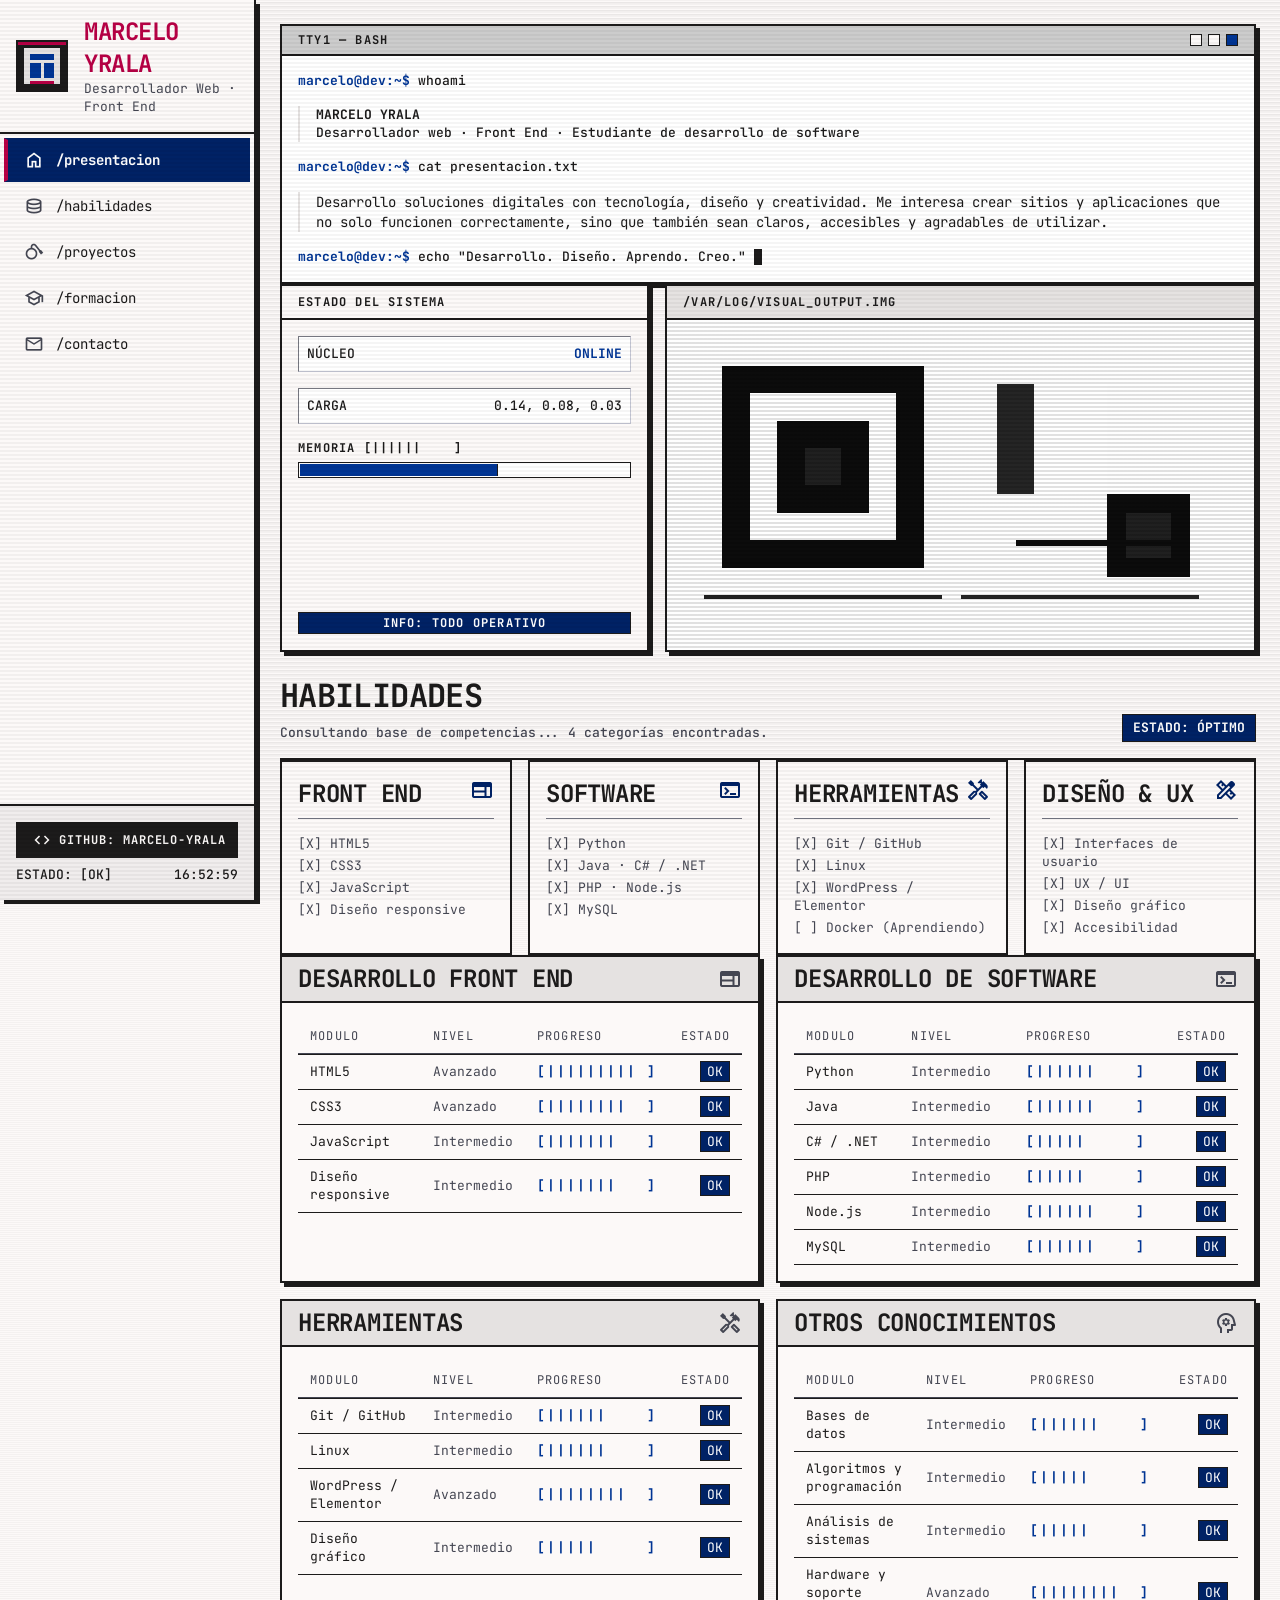
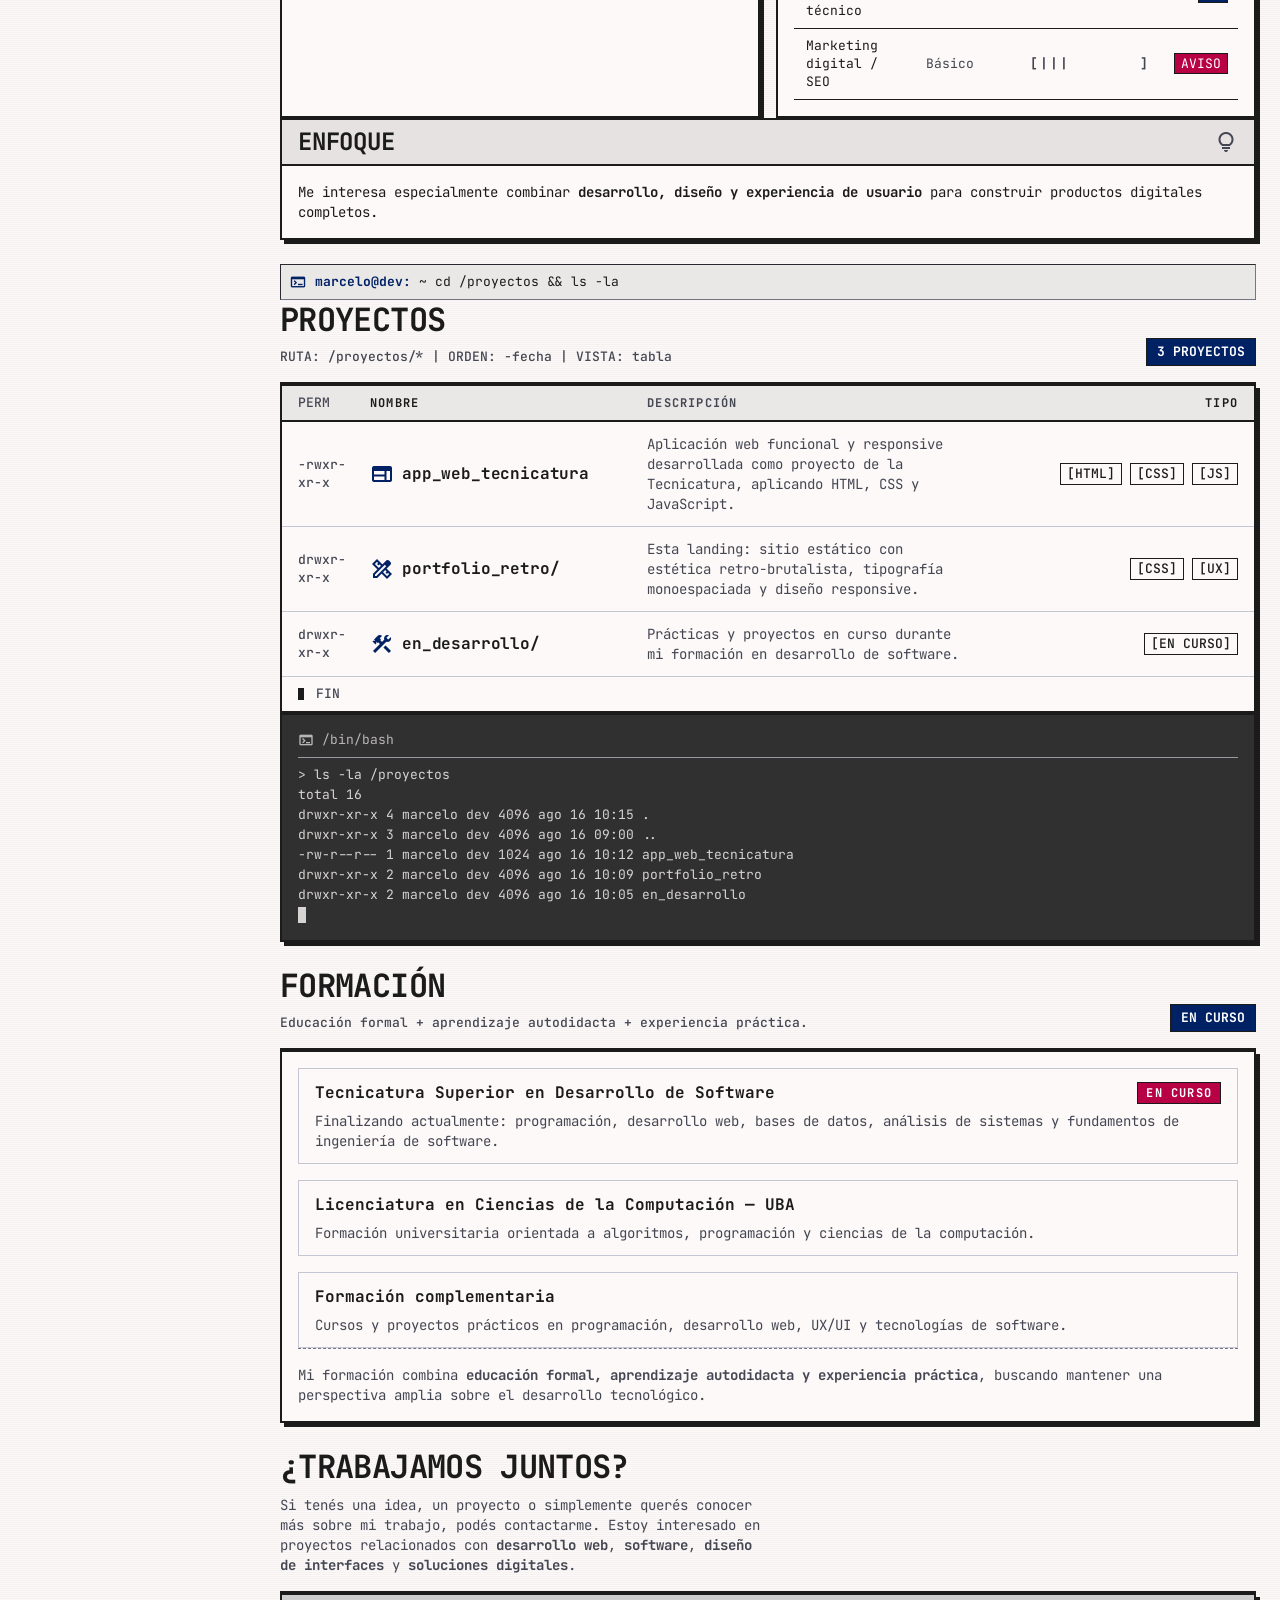
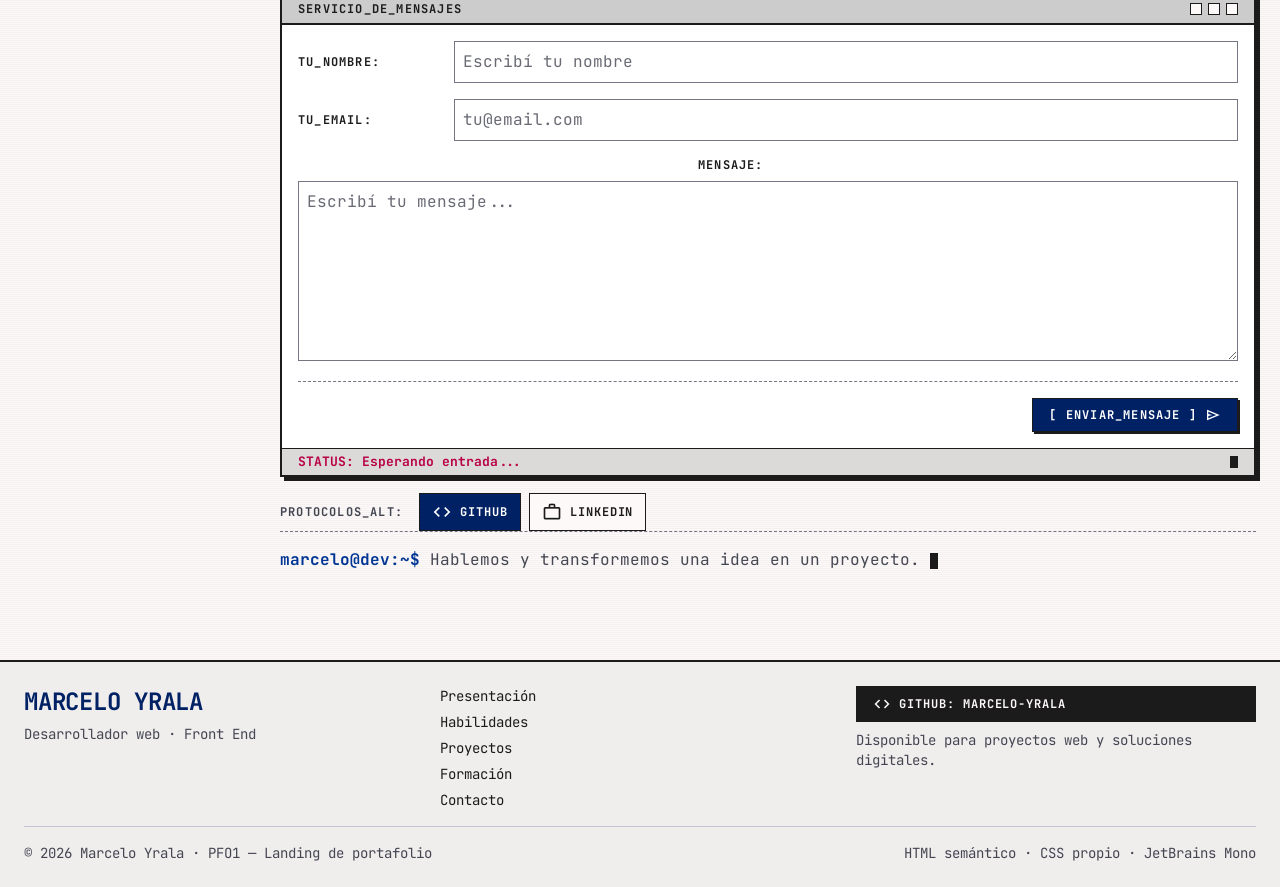
<file: index.html>
<!DOCTYPE html>
<html lang="es">
<head>
  <meta charset="utf-8">
  <meta name="viewport" content="width=device-width, initial-scale=1.0">
  <meta name="description" content="Landing de portafolio de Marcelo Yrala, desarrollador de software en formación: desarrollo web, diseño de interfaces y soluciones digitales.">
  <title>Marcelo Yrala — Desarrollador Web · Portfolio</title>

  <link rel="icon" href="assets/images/avatar.svg" type="image/svg+xml">

  <!-- Google Fonts: JetBrains Mono -->
  <link rel="preconnect" href="https://fonts.googleapis.com">
  <link rel="preconnect" href="https://fonts.gstatic.com" crossorigin>
  <link href="https://fonts.googleapis.com/css2?family=JetBrains+Mono:wght@400;500;700&display=swap" rel="stylesheet">
  <!-- Google Fonts: Material Symbols Outlined (iconos) -->
  <link href="https://fonts.googleapis.com/css2?family=Material+Symbols+Outlined:opsz,wght,FILL,GRAD@20..48,100..700,0..1,-50..200&display=swap" rel="stylesheet">

  <link rel="stylesheet" href="assets/css/style.css">
</head>
<body>
  <div class="scanlines" aria-hidden="true"></div>

  <!-- ===== Barra superior (móvil) ===== -->
  <header class="topbar" role="banner">
    <div class="topbar-brand">
      <span class="material-symbols-outlined" aria-hidden="true">terminal</span>
      <span class="h-md">PORTFOLIO_ROOT</span>
    </div>
    <span class="code-sm text-on-surface-variant" data-clock>--:--:--</span>
  </header>

  <!-- ===== Barra lateral (escritorio) ===== -->
  <aside class="sidebar" aria-label="Navegación principal" role="complementary">
    <header class="sidebar-header">
      <img class="avatar" src="assets/images/avatar.svg" alt="Avatar pixelado de Marcelo Yrala" width="52" height="52">
      <div>
        <div class="h-lg" role="presentation">MARCELO YRALA</div>
        <p class="sidebar-meta">Desarrollador Web · Front End</p>
      </div>
    </header>

    <nav class="sidebar-nav" aria-label="Menú de secciones">
      <a class="nav-link active" href="#presentacion" aria-current="true">
        <span class="material-symbols-outlined" aria-hidden="true">home</span>
        <span>/presentacion</span>
      </a>
      <a class="nav-link" href="#habilidades">
        <span class="material-symbols-outlined" aria-hidden="true">database</span>
        <span>/habilidades</span>
      </a>
      <a class="nav-link" href="#proyectos">
        <span class="material-symbols-outlined" aria-hidden="true">chromecast_2</span>
        <span>/proyectos</span>
      </a>
      <a class="nav-link" href="#formacion">
        <span class="material-symbols-outlined" aria-hidden="true">school</span>
        <span>/formacion</span>
      </a>
      <a class="nav-link" href="#contacto">
        <span class="material-symbols-outlined" aria-hidden="true">mail</span>
        <span>/contacto</span>
      </a>
    </nav>

    <footer class="sidebar-footer">
      <a class="github-link" href="https://github.com/marcelo-yrala" target="_blank" rel="noopener noreferrer">
        <span class="material-symbols-outlined" aria-hidden="true">code</span>
        <span>GITHUB: marcelo-yrala</span>
      </a>
      <div class="sidebar-status">
        <span class="code-sm">ESTADO: [OK]</span>
        <span class="code-sm" data-clock>--:--:--</span>
      </div>
    </footer>
  </aside>

  <!-- ===== Contenido principal ===== -->
  <div class="shell">
  <main class="main" role="main">
    <div class="sr-only">
      <h1 class="h-lg">Portfolio de Marcelo Yrala</h1>
    </div>

    <!-- ============ 1. PRESENTACIÓN ============ -->
    <section id="presentacion" aria-labelledby="presentacion-title">
      <h2 class="sr-only" id="presentacion-title">Presentación</h2>
      <div class="term-window reveal">
        <div class="term-titlebar">
          <span class="label">tty1 — bash</span>
          <div class="window-dots" aria-hidden="true">
            <span class="window-dot"></span>
            <span class="window-dot"></span>
            <span class="window-dot fill"></span>
          </div>
        </div>
        <div class="term-body">
          <p class="code-sm"><span class="prompt">marcelo@dev:~$</span> whoami</p>
          <div class="term-reply code-sm">
            <p class="bold">MARCELO YRALA</p>
            <p>Desarrollador web · Front End · Estudiante de desarrollo de software</p>
          </div>

          <p class="code-sm"><span class="prompt">marcelo@dev:~$</span> cat presentacion.txt</p>
          <div class="term-reply b-sm">
            <p>
              Desarrollo soluciones digitales con tecnología, diseño y creatividad.
              Me interesa crear sitios y aplicaciones que no solo funcionen correctamente,
              sino que también sean claros, accesibles y agradables de utilizar.
            </p>
          </div>

          <p class="code-sm">
            <span class="prompt">marcelo@dev:~$</span>
            <span data-type="echo &quot;Desarrollo. Diseño. Aprendo. Creo.&quot;">echo "Desarrollo. Diseño. Aprendo. Creo."</span>
            <span class="cursor" aria-hidden="true"></span>
          </p>
        </div>
      </div>

      <div class="home-grid reveal">
        <aside class="card" aria-label="Estado del sistema">
          <h2 class="label card-head-title">ESTADO DEL SISTEMA</h2>
          <div class="card-body status-body">
            <div class="status-row">
              <span class="code-sm">NÚCLEO</span>
              <span class="code-sm bold text-primary-container">ONLINE</span>
            </div>
            <div class="status-row">
              <span class="code-sm">CARGA</span>
              <span class="code-sm">0.14, 0.08, 0.03</span>
            </div>
            <div>
              <p class="label mem-label">MEMORIA [||||||&nbsp;&nbsp;&nbsp;&nbsp;]</p>
              <div class="mem-bar" role="progressbar" aria-label="Uso de memoria" aria-valuenow="60" aria-valuemin="0" aria-valuemax="100">
                <span style="width: 60%"></span>
              </div>
            </div>
            <p class="chip chip-primary status-note">INFO: Todo operativo</p>
          </div>
        </aside>

        <figure class="featured reveal">
          <figcaption class="label featured-cap">/var/log/visual_output.img</figcaption>
          <div class="featured-media">
            <img src="assets/images/featured.svg" alt="Instalación artística geométrica generativa en blanco, negro y rojo">
          </div>
        </figure>
      </div>
    </section>

    <!-- ============ 2. HABILIDADES ============ -->
    <section id="habilidades" aria-labelledby="habilidades-title">
      <header class="page-head reveal">
        <div>
          <h2 class="h-lg uppercase" id="habilidades-title">HABILIDADES</h2>
          <p class="code-sm text-on-surface-variant mt-2">Consultando base de competencias... 4 categorías encontradas.</p>
        </div>
        <span class="count-chip">ESTADO: ÓPTIMO</span>
      </header>

      <div class="bento reveal" aria-label="Resumen de habilidades">
        <article class="module">
          <header class="module-head">
            <h3 class="h-md">FRONT END</h3>
            <span class="material-symbols-outlined" aria-hidden="true">web</span>
          </header>
          <ul class="check-list">
            <li>[X] HTML5</li>
            <li>[X] CSS3</li>
            <li>[X] JavaScript</li>
            <li>[X] Diseño responsive</li>
          </ul>
        </article>

        <article class="module">
          <header class="module-head">
            <h3 class="h-md">SOFTWARE</h3>
            <span class="material-symbols-outlined" aria-hidden="true">terminal</span>
          </header>
          <ul class="check-list">
            <li>[X] Python</li>
            <li>[X] Java · C# / .NET</li>
            <li>[X] PHP · Node.js</li>
            <li>[X] MySQL</li>
          </ul>
        </article>

        <article class="module">
          <header class="module-head">
            <h3 class="h-md">HERRAMIENTAS</h3>
            <span class="material-symbols-outlined" aria-hidden="true">handyman</span>
          </header>
          <ul class="check-list">
            <li>[X] Git / GitHub</li>
            <li>[X] Linux</li>
            <li>[X] WordPress / Elementor</li>
            <li>[ ] Docker (Aprendiendo)</li>
          </ul>
        </article>

        <article class="module">
          <header class="module-head">
            <h3 class="h-md">DISEÑO &amp; UX</h3>
            <span class="material-symbols-outlined" aria-hidden="true">design_services</span>
          </header>
          <ul class="check-list">
            <li>[X] Interfaces de usuario</li>
            <li>[X] UX / UI</li>
            <li>[X] Diseño gráfico</li>
            <li>[X] Accesibilidad</li>
          </ul>
        </article>
      </div>

      <div class="skills-grid">
        <section class="card reveal" aria-labelledby="sk-front">
          <header class="card-head">
            <h3 class="h-md" id="sk-front">Desarrollo Front End</h3>
            <span class="material-symbols-outlined text-on-surface-variant" aria-hidden="true">web</span>
          </header>
          <div class="card-body">
            <div class="table-wrap">
              <table class="sys-table modern-table">
                <caption class="sr-only">Nivel de competencia en desarrollo Front End</caption>
                <thead>
                  <tr>
                    <th>MODULO</th>
                    <th>NIVEL</th>
                    <th class="w-prof">PROGRESO</th>
                    <th style="text-align: right;">ESTADO</th>
                  </tr>
                </thead>
                <tbody>
                  <tr>
                    <td>HTML5</td>
                    <td class="text-on-surface-variant">Avanzado</td>
                    <td class="ascii-bar">[||||||||| ]</td>
                    <td style="text-align: right;"><span class="stat-ok">OK</span></td>
                  </tr>
                  <tr>
                    <td>CSS3</td>
                    <td class="text-on-surface-variant">Avanzado</td>
                    <td class="ascii-bar">[||||||||&nbsp;&nbsp;]</td>
                    <td style="text-align: right;"><span class="stat-ok">OK</span></td>
                  </tr>
                  <tr>
                    <td>JavaScript</td>
                    <td class="text-on-surface-variant">Intermedio</td>
                    <td class="ascii-bar">[|||||||&nbsp;&nbsp;&nbsp;]</td>
                    <td style="text-align: right;"><span class="stat-ok">OK</span></td>
                  </tr>
                  <tr>
                    <td>Diseño responsive</td>
                    <td class="text-on-surface-variant">Intermedio</td>
                    <td class="ascii-bar">[|||||||&nbsp;&nbsp;&nbsp;]</td>
                    <td style="text-align: right;"><span class="stat-ok">OK</span></td>
                  </tr>
                </tbody>
              </table>
            </div>
          </div>
        </section>

        <section class="card reveal" aria-labelledby="sk-soft">
          <header class="card-head">
            <h3 class="h-md" id="sk-soft">Desarrollo de Software</h3>
            <span class="material-symbols-outlined text-on-surface-variant" aria-hidden="true">terminal</span>
          </header>
          <div class="card-body">
            <div class="table-wrap">
              <table class="sys-table modern-table">
                <caption class="sr-only">Nivel de competencia en desarrollo de software</caption>
                <thead>
                  <tr>
                    <th>MODULO</th>
                    <th>NIVEL</th>
                    <th class="w-prof">PROGRESO</th>
                    <th style="text-align: right;">ESTADO</th>
                  </tr>
                </thead>
                <tbody>
                  <tr>
                    <td>Python</td>
                    <td class="text-on-surface-variant">Intermedio</td>
                    <td class="ascii-bar">[||||||&nbsp;&nbsp;&nbsp;&nbsp;]</td>
                    <td style="text-align: right;"><span class="stat-ok">OK</span></td>
                  </tr>
                  <tr>
                    <td>Java</td>
                    <td class="text-on-surface-variant">Intermedio</td>
                    <td class="ascii-bar">[||||||&nbsp;&nbsp;&nbsp;&nbsp;]</td>
                    <td style="text-align: right;"><span class="stat-ok">OK</span></td>
                  </tr>
                  <tr>
                    <td>C# / .NET</td>
                    <td class="text-on-surface-variant">Intermedio</td>
                    <td class="ascii-bar">[|||||&nbsp;&nbsp;&nbsp;&nbsp;&nbsp;]</td>
                    <td style="text-align: right;"><span class="stat-ok">OK</span></td>
                  </tr>
                  <tr>
                    <td>PHP</td>
                    <td class="text-on-surface-variant">Intermedio</td>
                    <td class="ascii-bar">[|||||&nbsp;&nbsp;&nbsp;&nbsp;&nbsp;]</td>
                    <td style="text-align: right;"><span class="stat-ok">OK</span></td>
                  </tr>
                  <tr>
                    <td>Node.js</td>
                    <td class="text-on-surface-variant">Intermedio</td>
                    <td class="ascii-bar">[||||||&nbsp;&nbsp;&nbsp;&nbsp;]</td>
                    <td style="text-align: right;"><span class="stat-ok">OK</span></td>
                  </tr>
                  <tr>
                    <td>MySQL</td>
                    <td class="text-on-surface-variant">Intermedio</td>
                    <td class="ascii-bar">[||||||&nbsp;&nbsp;&nbsp;&nbsp;]</td>
                    <td style="text-align: right;"><span class="stat-ok">OK</span></td>
                  </tr>
                </tbody>
              </table>
            </div>
          </div>
        </section>

        <section class="card reveal" aria-labelledby="sk-tools">
          <header class="card-head">
            <h3 class="h-md" id="sk-tools">Herramientas</h3>
            <span class="material-symbols-outlined text-on-surface-variant" aria-hidden="true">handyman</span>
          </header>
          <div class="card-body">
            <div class="table-wrap">
              <table class="sys-table modern-table">
                <caption class="sr-only">Nivel de competencia en herramientas</caption>
                <thead>
                  <tr>
                    <th>MODULO</th>
                    <th>NIVEL</th>
                    <th class="w-prof">PROGRESO</th>
                    <th style="text-align: right;">ESTADO</th>
                  </tr>
                </thead>
                <tbody>
                  <tr>
                    <td>Git / GitHub</td>
                    <td class="text-on-surface-variant">Intermedio</td>
                    <td class="ascii-bar">[||||||&nbsp;&nbsp;&nbsp;&nbsp;]</td>
                    <td style="text-align: right;"><span class="stat-ok">OK</span></td>
                  </tr>
                  <tr>
                    <td>Linux</td>
                    <td class="text-on-surface-variant">Intermedio</td>
                    <td class="ascii-bar">[||||||&nbsp;&nbsp;&nbsp;&nbsp;]</td>
                    <td style="text-align: right;"><span class="stat-ok">OK</span></td>
                  </tr>
                  <tr>
                    <td>WordPress / Elementor</td>
                    <td class="text-on-surface-variant">Avanzado</td>
                    <td class="ascii-bar">[||||||||&nbsp;&nbsp;]</td>
                    <td style="text-align: right;"><span class="stat-ok">OK</span></td>
                  </tr>
                  <tr>
                    <td>Diseño gráfico</td>
                    <td class="text-on-surface-variant">Intermedio</td>
                    <td class="ascii-bar">[|||||&nbsp;&nbsp;&nbsp;&nbsp;&nbsp;]</td>
                    <td style="text-align: right;"><span class="stat-ok">OK</span></td>
                  </tr>
                </tbody>
              </table>
            </div>
          </div>
        </section>

        <section class="card reveal" aria-labelledby="sk-otros">
          <header class="card-head">
            <h3 class="h-md" id="sk-otros">Otros Conocimientos</h3>
            <span class="material-symbols-outlined text-on-surface-variant" aria-hidden="true">psychology</span>
          </header>
          <div class="card-body">
            <div class="table-wrap">
              <table class="sys-table modern-table">
                <caption class="sr-only">Nivel de competencia en otros conocimientos</caption>
                <thead>
                  <tr>
                    <th>MODULO</th>
                    <th>NIVEL</th>
                    <th class="w-prof">PROGRESO</th>
                    <th style="text-align: right;">ESTADO</th>
                  </tr>
                </thead>
                <tbody>
                  <tr>
                    <td>Bases de datos</td>
                    <td class="text-on-surface-variant">Intermedio</td>
                    <td class="ascii-bar">[||||||&nbsp;&nbsp;&nbsp;&nbsp;]</td>
                    <td style="text-align: right;"><span class="stat-ok">OK</span></td>
                  </tr>
                  <tr>
                    <td>Algoritmos y programación</td>
                    <td class="text-on-surface-variant">Intermedio</td>
                    <td class="ascii-bar">[|||||&nbsp;&nbsp;&nbsp;&nbsp;&nbsp;]</td>
                    <td style="text-align: right;"><span class="stat-ok">OK</span></td>
                  </tr>
                  <tr>
                    <td>Análisis de sistemas</td>
                    <td class="text-on-surface-variant">Intermedio</td>
                    <td class="ascii-bar">[|||||&nbsp;&nbsp;&nbsp;&nbsp;&nbsp;]</td>
                    <td style="text-align: right;"><span class="stat-ok">OK</span></td>
                  </tr>
                  <tr>
                    <td>Hardware y soporte técnico</td>
                    <td class="text-on-surface-variant">Avanzado</td>
                    <td class="ascii-bar">[||||||||&nbsp;&nbsp;]</td>
                    <td style="text-align: right;"><span class="stat-ok">OK</span></td>
                  </tr>
                  <tr>
                    <td>Marketing digital / SEO</td>
                    <td class="text-on-surface-variant">Básico</td>
                    <td class="ascii-bar dim">[|||&nbsp;&nbsp;&nbsp;&nbsp;&nbsp;&nbsp;&nbsp;]</td>
                    <td style="text-align: right;"><span class="stat-warn">AVISO</span></td>
                  </tr>
                </tbody>
              </table>
            </div>
          </div>
        </section>
      </div>

      <div class="card reveal" aria-labelledby="enfoque-title">
        <header class="card-head">
          <h3 class="h-md" id="enfoque-title">Enfoque</h3>
          <span class="material-symbols-outlined text-on-surface-variant" aria-hidden="true">lightbulb</span>
        </header>
        <div class="card-body">
          <p class="b-sm">
            Me interesa especialmente combinar <strong>desarrollo, diseño y experiencia de
            usuario</strong> para construir productos digitales completos.
          </p>
        </div>
      </div>
    </section>

    <!-- ============ 3. PROYECTOS ============ -->
    <section id="proyectos" aria-labelledby="proyectos-title">
      <nav class="breadcrumb reveal" aria-label="Ruta del sistema">
        <span class="material-symbols-outlined" style="font-variation-settings: 'FILL' 1;" aria-hidden="true">terminal</span>
        <span class="bold text-primary">marcelo@dev:</span>
        <span class="text-on-background">~ cd /proyectos &amp;&amp; ls -la</span>
      </nav>

      <header class="page-head reveal">
        <div>
          <h2 class="h-lg uppercase" id="proyectos-title">PROYECTOS</h2>
          <p class="code-sm text-on-surface-variant mt-2">RUTA: /proyectos/* | ORDEN: -fecha | VISTA: tabla</p>
        </div>
        <span class="count-chip">3 PROYECTOS</span>
      </header>

      <div class="dir-table reveal" aria-label="Lista de proyectos">
        <div class="dir-head">
          <span class="code-sm dir-perm">PERM</span>
          <span class="label">NOMBRE</span>
          <span class="label dir-desc">DESCRIPCIÓN</span>
          <span class="label" style="text-align: right;">TIPO</span>
        </div>

        <a class="dir-row" href="#contacto">
          <span class="code-sm dir-perm">-rwxr-xr-x</span>
          <span class="dir-name h-md">
            <span class="material-symbols-outlined dir-icon" aria-hidden="true">web</span>
            app_web_tecnicatura
          </span>
          <span class="b-sm dir-desc">Aplicación web funcional y responsive desarrollada como proyecto de la Tecnicatura, aplicando HTML, CSS y JavaScript.</span>
          <span class="dir-tags code-sm">
            <span class="tag">[HTML]</span>
            <span class="tag">[CSS]</span>
            <span class="tag">[JS]</span>
          </span>
        </a>

        <a class="dir-row" href="#contacto">
          <span class="code-sm dir-perm">drwxr-xr-x</span>
          <span class="dir-name h-md">
            <span class="material-symbols-outlined dir-icon" aria-hidden="true">design_services</span>
            portfolio_retro/
          </span>
          <span class="b-sm dir-desc">Esta landing: sitio estático con estética retro-brutalista, tipografía monoespaciada y diseño responsive.</span>
          <span class="dir-tags code-sm">
            <span class="tag">[CSS]</span>
            <span class="tag">[UX]</span>
          </span>
        </a>

        <a class="dir-row" href="#contacto">
          <span class="code-sm dir-perm">drwxr-xr-x</span>
          <span class="dir-name h-md">
            <span class="material-symbols-outlined dir-icon" aria-hidden="true">construction</span>
            en_desarrollo/
          </span>
          <span class="b-sm dir-desc">Prácticas y proyectos en curso durante mi formación en desarrollo de software.</span>
          <span class="dir-tags code-sm">
            <span class="tag">[EN CURSO]</span>
          </span>
        </a>

        <p class="dir-eof code-sm"><span class="cursor" aria-hidden="true"></span> FIN</p>
      </div>

      <div class="term-dark reveal" aria-label="Salida simulada de terminal">
        <div class="term-dark-head">
          <span class="material-symbols-outlined" style="font-size: 16px;" aria-hidden="true">terminal</span>
          <span>/bin/bash</span>
        </div>
        <div class="term-dark-body">
          <p>&gt; ls -la /proyectos</p>
          <p>total 16</p>
          <p>drwxr-xr-x 4 marcelo dev 4096 ago 16 10:15 .</p>
          <p>drwxr-xr-x 3 marcelo dev 4096 ago 16 09:00 ..</p>
          <p>-rw-r--r-- 1 marcelo dev 1024 ago 16 10:12 app_web_tecnicatura</p>
          <p>drwxr-xr-x 2 marcelo dev 4096 ago 16 10:09 portfolio_retro</p>
          <p>drwxr-xr-x 2 marcelo dev 4096 ago 16 10:05 en_desarrollo</p>
          <p><span class="cursor" aria-hidden="true"></span></p>
        </div>
      </div>
    </section>

    <!-- ============ 4. FORMACIÓN ============ -->
    <section id="formacion" aria-labelledby="formacion-title">
      <header class="page-head reveal">
        <div>
          <h2 class="h-lg uppercase" id="formacion-title">FORMACIÓN</h2>
          <p class="code-sm text-on-surface-variant mt-2">Educación formal + aprendizaje autodidacta + experiencia práctica.</p>
        </div>
        <span class="count-chip">EN CURSO</span>
      </header>

      <div class="card reveal">
        <div class="card-body">
          <ul class="study-list">
            <li class="study-item">
              <div class="study-item-head">
                <h3 class="study-title">Tecnicatura Superior en Desarrollo de Software</h3>
                <span class="chip chip-secondary">EN CURSO</span>
              </div>
              <p class="b-sm study-desc">
                Finalizando actualmente: programación, desarrollo web, bases de datos,
                análisis de sistemas y fundamentos de ingeniería de software.
              </p>
            </li>
            <li class="study-item">
              <div class="study-item-head">
                <h3 class="study-title">Licenciatura en Ciencias de la Computación — UBA</h3>
              </div>
              <p class="b-sm study-desc">
                Formación universitaria orientada a algoritmos, programación y
                ciencias de la computación.
              </p>
            </li>
            <li class="study-item">
              <div class="study-item-head">
                <h3 class="study-title">Formación complementaria</h3>
              </div>
              <p class="b-sm study-desc">
                Cursos y proyectos prácticos en programación, desarrollo web, UX/UI
                y tecnologías de software.
              </p>
            </li>
          </ul>
          <p class="b-sm study-note">
            Mi formación combina <strong>educación formal, aprendizaje autodidacta y
            experiencia práctica</strong>, buscando mantener una perspectiva amplia sobre el
            desarrollo tecnológico.
          </p>
        </div>
      </div>
    </section>

    <!-- ============ 5. CONTACTO ============ -->
    <section id="contacto" aria-labelledby="contacto-title">
      <header class="page-head reveal">
        <div>
          <h2 class="h-lg uppercase" id="contacto-title">¿TRABAJAMOS JUNTOS?</h2>
          <p class="b-sm contact-intro mt-2">
            Si tenés una idea, un proyecto o simplemente querés conocer más sobre mi trabajo,
            podés contactarme. Estoy interesado en proyectos relacionados con
            <strong>desarrollo web</strong>, <strong>software</strong>,
            <strong>diseño de interfaces</strong> y <strong>soluciones digitales</strong>.
          </p>
        </div>
      </header>

      <div class="term-window shadow-block-lg reveal" aria-label="Sistema de mensajería">
        <div class="term-titlebar">
          <span class="label bold">SERVICIO_DE_MENSAJES</span>
          <div class="window-dots" aria-hidden="true">
            <span class="window-dot"></span>
            <span class="window-dot"></span>
            <span class="window-dot"></span>
          </div>
        </div>

        <div class="term-body contact-body">
          <form data-form class="contact-form" novalidate>
            <div class="field">
              <label class="field-label" for="user_name">TU_NOMBRE:</label>
              <input
                class="control"
                id="user_name"
                name="user_name"
                type="text"
                placeholder="Escribí tu nombre"
                required
                autocomplete="name"
                data-label="TU_NOMBRE">
            </div>

            <div class="field">
              <label class="field-label" for="reply_addr">TU_EMAIL:</label>
              <input
                class="control"
                id="reply_addr"
                name="reply_addr"
                type="email"
                placeholder="tu@email.com"
                required
                autocomplete="email"
                data-label="TU_EMAIL">
            </div>

            <div class="field field-stack">
              <label class="field-label" for="payload">MENSAJE:</label>
              <textarea
                class="control"
                id="payload"
                name="payload"
                placeholder="Escribí tu mensaje..."
                required
                data-label="MENSAJE"></textarea>
            </div>

            <div class="contact-actions">
              <button class="btn btn-sm" type="submit" data-send>
                <span>[ ENVIAR_MENSAJE ]</span>
                <span class="material-symbols-outlined" style="font-size: 16px;" aria-hidden="true">send</span>
              </button>
            </div>
          </form>
        </div>

        <div class="statusbar">
          <span class="status-text" data-status-text aria-live="polite">STATUS: Esperando entrada...</span>
          <span class="code-sm text-on-surface-variant" aria-hidden="true"><span class="cursor" style="height:12px;"></span></span>
        </div>
      </div>

      <div class="contact-alt reveal" aria-label="Protocolos de contacto alternativos">
        <h3 class="label text-on-surface-variant">PROTOCOLOS_ALT:</h3>
        <div class="contact-alt-links">
          <a class="alt-link github" href="https://github.com/marcelo-yrala" target="_blank" rel="noopener noreferrer" title="GITHUB">
            <span class="material-symbols-outlined" aria-hidden="true">code</span>
            <span>GITHUB</span>
          </a>
          <a class="alt-link" href="https://www.linkedin.com/TodaviaNoTengo" title="LINKEDIN">
            <span class="material-symbols-outlined" aria-hidden="true">work</span>
            <span>LINKEDIN</span>
          </a>
        </div>
      </div>

      <footer class="contact-closing reveal">
        <p class="b-lg">
          <span class="prompt">marcelo@dev:~$</span> Hablemos y transformemos una idea en un proyecto.
          <span class="cursor" aria-hidden="true"></span>
        </p>
      </footer>
    </section>
  </main>
  </div>

  <!-- ===== Pie de página del sitio ===== -->
  <footer class="site-footer" aria-label="Pie de página" role="contentinfo">
    <div class="site-footer-top">
      <div class="site-footer-brand">
        <span class="h-md">MARCELO YRALA</span>
        <p class="b-sm text-on-surface-variant">Desarrollador web · Front End</p>
      </div>

      <nav aria-label="Enlaces del pie de página">
        <ul class="site-footer-links b-sm">
          <li><a href="#presentacion">Presentación</a></li>
          <li><a href="#habilidades">Habilidades</a></li>
          <li><a href="#proyectos">Proyectos</a></li>
          <li><a href="#formacion">Formación</a></li>
          <li><a href="#contacto">Contacto</a></li>
        </ul>
      </nav>

      <div class="site-footer-extras">
        <a class="github-link" href="https://github.com/marcelo-yrala" target="_blank" rel="noopener noreferrer">
          <span class="material-symbols-outlined" aria-hidden="true">code</span>
          <span>GITHUB: marcelo-yrala</span>
        </a>
        <p class="b-sm text-on-surface-variant">Disponible para proyectos web y soluciones digitales.</p>
      </div>
    </div>

    <div class="site-footer-bottom">
      <p class="b-sm text-on-surface-variant">© 2026 Marcelo Yrala · PFO1 — Landing de portafolio</p>
      <p class="b-sm text-on-surface-variant">HTML semántico · CSS propio · JetBrains Mono</p>
    </div>
  </footer>

  <!-- ===== Barra inferior (móvil) ===== -->
  <nav class="bottombar" aria-label="Navegación móvil">
    <a href="#presentacion" class="active" aria-current="true">
      <span class="material-symbols-outlined" aria-hidden="true">home</span>
      INICIO
    </a>
    <a href="#habilidades">
      <span class="material-symbols-outlined" aria-hidden="true">code</span>
      HAB
    </a>
    <a href="#proyectos">
      <span class="material-symbols-outlined" aria-hidden="true">folder_open</span>
      PROY
    </a>
    <a href="#contacto">
      <span class="material-symbols-outlined" aria-hidden="true">alternate_email</span>
      CONTACTO
    </a>
  </nav>

  <script src="assets/js/main.js"></script>
</body>
</html>
</file>
<file: assets/css/style.css>
/* ==========================================================================
   SYS_ADMIN PORTFOLIO — Hoja de estilos
   Sistema de diseño: Minimalismo + Brutalismo retro (terminal-plus)
   Fuente: JetBrains Mono · Iconos: Material Symbols Outlined
   ========================================================================== */

/* --------------------------------------------------------------------------
   1. Design tokens
   -------------------------------------------------------------------------- */
:root {
  /* Superficies */
  --surface: #fcf9f8;
  --surface-bright: #fcf9f8;
  --surface-dim: #dcd9d9;
  --surface-container-lowest: #ffffff;
  --surface-container-low: #f6f3f2;
  --surface-container: #f0eded;
  --surface-container-high: #eae7e7;
  --surface-container-highest: #e5e2e1;
  --surface-variant: #e5e2e1;

  /* Texto */
  --on-surface: #1c1b1b;
  --on-background: #1c1b1b;
  --on-surface-variant: #444652;

  /* Bordes y outline */
  --outline: #747683;
  --outline-variant: #c4c6d4;

  /* Acentos */
  --primary: #002265;
  --on-primary: #ffffff;
  --primary-container: #003594;
  --on-primary-container: #87a4ff;
  --primary-fixed-dim: #b4c5ff;
  --secondary: #b80045;
  --on-secondary: #ffffff;
  --secondary-container: #e21a5a;
  --error: #ba1a1a;
  --on-error: #ffffff;

  /* Superficie inversa (paneles oscuros tipo terminal) */
  --inverse-surface: #313030;
  --inverse-on-surface: #f3f0ef;

  /* Gris estructural de áreas "hundidas" (guía del diseño) */
  --cc: #cccccc;

  /* Tipografía */
  --font-mono: "JetBrains Mono", ui-monospace, "Cascadia Code", Consolas, monospace;

  /* Espaciado (baseline 4px) */
  --unit: 4px;
  --gutter: 16px;
  --margin-page: 24px;
  --container-max: 1200px;

  /* Estructura */
  --sidebar-w: 256px;
  --bar-h: 64px;
  --border: 2px solid var(--on-background);
  --shadow-block: 4px 4px 0 0 rgba(28, 27, 27, 1);
  --shadow-block-lg: 8px 8px 0 0 rgba(28, 27, 27, 1);

  /* Fuentes */
  --fs-headline-lg: 32px;
  --lh-headline-lg: 40px;
  --fs-headline-md: 24px;
  --lh-headline-md: 32px;
  --fs-body-lg: 16px;
  --lh-body-lg: 24px;
  --fs-body-sm: 14px;
  --lh-body-sm: 20px;
  --fs-label-caps: 12px;
  --lh-label-caps: 16px;
  --fs-code-sm: 13px;
  --lh-code-sm: 18px;

  --ease: cubic-bezier(0.2, 0.8, 0.2, 1);
}

/* --------------------------------------------------------------------------
   2. Reset y base
   -------------------------------------------------------------------------- */
*,
*::before,
*::after {
  box-sizing: border-box;
  margin: 0;
  padding: 0;
}

html {
  scroll-behavior: smooth;
  -webkit-font-smoothing: antialiased;
  -moz-osx-font-smoothing: grayscale;
}

body {
  font-family: var(--font-mono);
  font-size: var(--fs-body-lg);
  line-height: var(--lh-body-lg);
  color: var(--on-background);
  background-color: var(--background, var(--surface));
  /* Textura de líneas horizontales (efecto CRT) */
  background-image: repeating-linear-gradient(
    0deg,
    transparent,
    transparent 1px,
    rgba(0, 0, 0, 0.03) 1px,
    rgba(0, 0, 0, 0.03) 2px
  );
  background-size: 100% 2px;
  min-height: 100vh;
  overflow-x: hidden;
}

img,
svg,
video {
  max-width: 100%;
  display: block;
}

a {
  color: inherit;
  text-decoration: none;
}

button {
  font-family: inherit;
  cursor: pointer;
  background: none;
  border: none;
  color: inherit;
}

input,
textarea {
  font-family: inherit;
  color: inherit;
}

::selection {
  background-color: var(--primary-container);
  color: var(--on-primary-container);
}

ul,
ol {
  list-style: none;
}

/* --------------------------------------------------------------------------
   3. Tipografía utilitaria
   -------------------------------------------------------------------------- */
.h-lg {
  font-size: var(--fs-headline-lg);
  line-height: var(--lh-headline-lg);
  font-weight: 700;
  letter-spacing: -0.02em;
}

.h-md {
  font-size: var(--fs-headline-md);
  line-height: var(--lh-headline-md);
  font-weight: 700;
  letter-spacing: -0.01em;
}

.b-lg {
  font-size: var(--fs-body-lg);
  line-height: var(--lh-body-lg);
  font-weight: 400;
}

.b-sm {
  font-size: var(--fs-body-sm);
  line-height: var(--lh-body-sm);
  font-weight: 400;
}

.label {
  font-size: var(--fs-label-caps);
  line-height: var(--lh-label-caps);
  font-weight: 700;
  letter-spacing: 0.1em;
  text-transform: uppercase;
}

.code-sm {
  font-size: var(--fs-code-sm);
  line-height: var(--lh-code-sm);
  font-weight: 500;
}

.uppercase {
  text-transform: uppercase;
}

.bold {
  font-weight: 700;
}

/* Colores de texto utilitarios */
.text-primary { color: var(--primary); }
.text-primary-container { color: var(--primary-container); }
.text-secondary { color: var(--secondary); }
.text-on-surface-variant { color: var(--on-surface-variant); }
.text-outline { color: var(--outline); }
.text-on-background { color: var(--on-background); }

/* --------------------------------------------------------------------------
   4. Utilidades de caja brutalista
   -------------------------------------------------------------------------- */
.border-all { border: var(--border); }
.border-bottom { border-bottom: var(--border); }
.border-top { border-top: var(--border); }
.border-left { border-left: var(--border); }
.border-right { border-right: var(--border); }

.shadow-block { box-shadow: var(--shadow-block); }
.shadow-block-lg { box-shadow: var(--shadow-block-lg); }

/* Área "hundida": fondo gris estructural + borde insertado */
.inset-box {
  background-color: var(--cc);
  box-shadow: inset 2px 2px 0 0 rgba(0, 0, 0, 0.12),
    inset -1px -1px 0 0 rgba(255, 255, 255, 0.6);
}

.inset-field {
  background-color: var(--surface-container-lowest);
  border: 1px inset var(--outline);
}

/* --------------------------------------------------------------------------
   5. Scanlines (superposición global tipo monitor CRT)
   -------------------------------------------------------------------------- */
.scanlines {
  position: fixed;
  inset: 0;
  z-index: 999;
  pointer-events: none;
  background: linear-gradient(
    to bottom,
    rgba(255, 255, 255, 0),
    rgba(255, 255, 255, 0) 50%,
    rgba(0, 0, 0, 0.04) 50%,
    rgba(0, 0, 0, 0.04)
  );
  background-size: 100% 4px;
}

/* --------------------------------------------------------------------------
   6. Layout principal
   -------------------------------------------------------------------------- */
.shell {
  display: flex;
  min-height: 100vh;
}

/* --- Barra lateral (escritorio) --- */
.sidebar {
  position: fixed;
  inset: 0 auto 0 0;
  width: var(--sidebar-w);
  background-color: var(--surface);
  border-right: var(--border);
  box-shadow: var(--shadow-block);
  z-index: 50;
  display: flex;
  flex-direction: column;
}

.sidebar-header {
  padding: var(--gutter);
  border-bottom: var(--border);
  display: flex;
  align-items: center;
  gap: var(--gutter);
}

.avatar {
  width: 52px;
  height: 52px;
  flex-shrink: 0;
  border: var(--border);
  background-color: var(--surface-container-highest);
  display: flex;
  align-items: center;
  justify-content: center;
  color: var(--on-surface);
}

.sidebar-header .h-lg {
  color: var(--secondary);
  font-size: 24px;
  line-height: 32px;
  overflow-wrap: anywhere;
}

.sidebar-meta {
  font-size: var(--fs-code-sm);
  line-height: var(--lh-code-sm);
  color: var(--on-surface-variant);
}

.sidebar-nav {
  flex: 1;
  padding: var(--unit);
  display: flex;
  flex-direction: column;
  gap: 2px;
  overflow-y: auto;
}

.nav-link {
  display: flex;
  align-items: center;
  gap: 12px;
  padding: 10px var(--gutter);
  font-size: var(--fs-body-sm);
  line-height: var(--lh-body-sm);
  color: var(--on-surface);
  border: 2px solid transparent;
  border-left: 4px solid transparent;
  transition: background-color 80ms var(--ease), color 80ms var(--ease);
}

.nav-link .material-symbols-outlined {
  font-size: 20px;
  color: var(--on-surface-variant);
}

.nav-link:hover {
  background-color: var(--secondary);
  color: var(--on-secondary);
}

.nav-link:hover .material-symbols-outlined {
  color: var(--on-secondary);
}

.nav-link.active {
  background-color: var(--primary);
  color: var(--on-primary);
  font-weight: 700;
  border-left-color: var(--secondary);
}

.nav-link.active .material-symbols-outlined {
  color: var(--on-primary);
}

.sidebar-footer {
  padding: var(--gutter);
  border-top: var(--border);
  background-color: var(--surface-container);
  display: flex;
  flex-direction: column;
  gap: 8px;
}

.github-link {
  display: flex;
  align-items: center;
  gap: 8px;
  width: 100%;
  border: 1px solid var(--on-background);
  background-color: var(--on-background);
  color: var(--surface);
  padding: 8px var(--gutter);
  font-size: var(--fs-label-caps);
  line-height: var(--lh-label-caps);
  font-weight: 700;
  letter-spacing: 0.08em;
  text-transform: uppercase;
  overflow: hidden;
  text-overflow: ellipsis;
  white-space: nowrap;
  transition: background-color 120ms var(--ease), color 120ms var(--ease),
    border-color 120ms var(--ease);
}

.github-link .material-symbols-outlined {
  font-size: 18px;
  flex-shrink: 0;
}

.github-link:hover {
  background-color: var(--secondary);
  color: var(--on-secondary);
  border-color: var(--on-background);
}

.sidebar-status {
  display: flex;
  justify-content: space-between;
  align-items: center;
  font-size: var(--fs-code-sm);
}

/* --- Contenido principal --- */
.main {
  flex: 1;
  margin-left: var(--sidebar-w);
  padding: var(--margin-page);
  padding-bottom: calc(var(--bar-h) + var(--margin-page));
  max-width: calc(var(--container-max) + var(--margin-page) * 2);
  width: 100%;
  display: flex;
  flex-direction: column;
  gap: 24px;
}

.main > * {
  width: 100%;
}

/* --- Barra superior (móvil) --- */
.topbar {
  display: none;
  position: sticky;
  top: 0;
  z-index: 40;
  background-color: var(--surface);
  border-bottom: var(--border);
  padding: var(--unit) var(--gutter);
  align-items: center;
  justify-content: space-between;
}

.topbar-brand {
  display: flex;
  align-items: center;
  gap: 8px;
  color: var(--primary);
}

.topbar-brand .h-md {
  color: var(--primary);
}

/* --- Barra inferior (móvil) --- */
.bottombar {
  display: none;
  position: fixed;
  bottom: 0;
  left: 0;
  width: 100%;
  height: var(--bar-h);
  background-color: var(--surface);
  border-top: var(--border);
  z-index: 50;
}

.bottombar a {
  flex: 1;
  display: flex;
  flex-direction: column;
  align-items: center;
  justify-content: center;
  gap: 2px;
  color: var(--on-surface);
  border-right: 1px solid var(--on-background);
  font-size: var(--fs-label-caps);
  line-height: var(--lh-label-caps);
  letter-spacing: 0.1em;
  text-transform: uppercase;
  transition: background-color 80ms var(--ease);
}

.bottombar a:last-child {
  border-right: none;
}

.bottombar a:hover {
  background-color: var(--surface-container-highest);
}

.bottombar a.active {
  background-color: var(--primary);
  color: var(--on-primary);
}

/* --------------------------------------------------------------------------
   7. Componentes
   -------------------------------------------------------------------------- */

/* --- Ventana de terminal --- */
.term-window {
  border: var(--border);
  background-color: var(--surface-bright);
  box-shadow: var(--shadow-block);
  display: flex;
  flex-direction: column;
}

.term-titlebar {
  display: flex;
  align-items: center;
  justify-content: space-between;
  padding: 6px var(--gutter);
  background-color: var(--cc);
  border-bottom: var(--border);
}

.term-titlebar .label {
  color: var(--on-background);
}

.window-dots {
  display: flex;
  gap: 6px;
}

.window-dot {
  width: 12px;
  height: 12px;
  border: 1px solid var(--on-background);
  background-color: var(--surface-bright);
}

.window-dot.fill {
  background-color: var(--primary-container);
}

.term-body {
  padding: var(--gutter);
  background-color: var(--surface-container-lowest);
  display: flex;
  flex-direction: column;
  gap: var(--gutter);
}

.prompt {
  color: var(--primary-container);
  font-weight: 700;
}

.prompt .cmd {
  color: var(--on-background);
  font-weight: 400;
}

.term-reply {
  padding-left: var(--gutter);
  border-left: 2px solid var(--surface-variant);
}

/* Cursor parpadeante */
.cursor {
  display: inline-block;
  width: 8px;
  height: 16px;
  background-color: var(--on-background);
  vertical-align: middle;
  animation: blink 1s step-end infinite;
}

.cursor.cursor-block::after {
  content: "\2588";
  color: var(--inverse-surface);
}

@keyframes blink {
  0%, 100% { opacity: 1; }
  50% { opacity: 0; }
}

/* --- Chips de estado --- */
.chip {
  display: inline-block;
  padding: 2px 8px;
  border: 1px solid var(--on-background);
  font-size: var(--fs-label-caps);
  line-height: var(--lh-label-caps);
  letter-spacing: 0.1em;
  font-weight: 700;
  text-transform: uppercase;
}

.chip-primary {
  background-color: var(--primary);
  color: var(--on-primary);
}

.chip-secondary {
  background-color: var(--secondary);
  color: var(--on-secondary);
}

.chip-high {
  background-color: var(--surface-container-high);
  color: var(--on-surface);
}

/* --- Tarjetas (módulos del bento) --- */
.module {
  border: var(--border);
  background-color: var(--surface);
  padding: var(--gutter);
  display: flex;
  flex-direction: column;
  gap: var(--gutter);
  transition: background-color 120ms var(--ease), transform 120ms var(--ease);
}

.module:hover {
  background-color: var(--surface-container-high);
}

.module-head {
  display: flex;
  justify-content: space-between;
  align-items: flex-start;
  border-bottom: 1px solid var(--outline);
  padding-bottom: 8px;
}

.module-head .material-symbols-outlined {
  color: var(--primary);
  transition: color 120ms var(--ease);
}

.module:hover .module-head .material-symbols-outlined {
  color: var(--secondary);
}

.check-list {
  font-size: var(--fs-code-sm);
  line-height: var(--lh-code-sm);
  color: var(--on-surface-variant);
  display: flex;
  flex-direction: column;
  gap: 4px;
}

.check-list li {
  transition: color 80ms var(--ease);
}

.check-list li:hover {
  color: var(--on-background);
}

/* --- Botones --- */
.btn {
  display: inline-flex;
  align-items: center;
  gap: 8px;
  border: 1px solid var(--on-background);
  background-color: var(--primary);
  color: var(--on-primary);
  padding: 10px var(--gutter);
  font-size: var(--fs-headline-md);
  font-weight: 700;
  letter-spacing: -0.01em;
  text-transform: uppercase;
  white-space: nowrap;
  max-width: 100%;
  box-shadow: 2px 2px 0 0 rgba(28, 27, 27, 1);
  transition: background-color 120ms var(--ease), color 120ms var(--ease),
    transform 80ms var(--ease), box-shadow 80ms var(--ease);
}

.btn:hover {
  background-color: var(--on-background);
  color: var(--surface);
}

.btn:active {
  transform: translate(2px, 2px);
  box-shadow: 0 0 0 0 rgba(28, 27, 27, 1);
}

.btn .material-symbols-outlined {
  transition: transform 120ms var(--ease);
}

.btn:hover .material-symbols-outlined {
  transform: translateX(3px);
}

.btn-sm {
  font-size: var(--fs-label-caps);
  line-height: var(--lh-label-caps);
  letter-spacing: 0.1em;
  padding: 8px var(--gutter);
}

.btn-invert {
  background-color: var(--on-primary);
  color: var(--primary);
}

.btn-invert:hover {
  background-color: var(--primary);
  color: var(--on-primary);
}

/* --- Tablas --- */
.table-wrap {
  overflow-x: auto;
}

table.sys-table {
  width: 100%;
  border-collapse: collapse;
  font-size: var(--fs-code-sm);
  line-height: var(--lh-code-sm);
  text-align: left;
}

.sys-table th,
.sys-table td {
  border: 1px solid var(--on-background);
  padding: 8px 12px;
}

.sys-table th {
  background-color: var(--cc);
  font-weight: 700;
  font-size: var(--fs-label-caps);
  letter-spacing: 0.05em;
  text-transform: uppercase;
}

.sys-table tbody tr {
  transition: background-color 100ms var(--ease);
}

.sys-table tbody tr:hover {
  background-color: var(--surface-container);
}

/* --- Tablas modernas (tarjetas de habilidades) --- */
.modern-table th {
  background-color: transparent;
  border: none;
  border-bottom: 1px solid var(--on-surface-variant);
  color: var(--on-surface-variant);
  font-weight: 400;
  letter-spacing: 0.1em;
}

.modern-table th,
.modern-table td {
  border-left: none;
  border-right: none;
}

.modern-table tbody tr {
  border-bottom: 1px solid var(--surface-dim);
}

.modern-table tbody tr:last-child {
  border-bottom: none;
}

/* Barras ASCII */
.ascii-bar {
  font-weight: 700;
  letter-spacing: 2px;
  color: var(--primary-container);
  white-space: nowrap;
}

.ascii-bar.dim {
  color: var(--on-surface-variant);
}

/* Stat chips */
.stat-ok {
  background-color: var(--primary);
  color: var(--on-primary);
  padding: 1px 6px;
  border: 1px solid var(--on-background);
}

.stat-warn {
  background-color: var(--secondary);
  color: var(--on-secondary);
  padding: 1px 6px;
  border: 1px solid var(--on-background);
}

/* --- Progreso (barra de memoria) --- */
.mem-bar {
  width: 100%;
  height: 16px;
  border: 1px solid var(--on-background);
  background-color: var(--surface-container-lowest);
  padding: 1px;
}

.mem-bar > span {
  display: block;
  height: 100%;
  background-color: var(--primary-container);
  border-right: 1px solid var(--on-background);
}

/* --- Tarjetas de sección (skills / status) --- */
.card {
  border: var(--border);
  background-color: var(--surface);
  box-shadow: var(--shadow-block);
  display: flex;
  flex-direction: column;
  min-width: 0;
}

.card-head {
  display: flex;
  align-items: center;
  justify-content: space-between;
  background-color: var(--surface-variant);
  border-bottom: var(--border);
  padding: 6px var(--gutter);
}

.card-head .h-md {
  text-transform: uppercase;
  color: var(--on-background);
}

.card-body {
  padding: var(--gutter);
  flex: 1;
  overflow-x: auto;
}

/* --- Fila de proyecto (directorio) --- */
.dir-row {
  display: grid;
  grid-template-columns: 56px 1fr 1.2fr 1fr;
  gap: var(--gutter);
  align-items: center;
  padding: 12px var(--gutter);
  border-bottom: 1px solid var(--outline-variant);
  transition: background-color 120ms var(--ease), color 120ms var(--ease);
}

.dir-row:hover {
  background-color: var(--primary);
  color: var(--on-primary);
}

.dir-row:hover .dir-icon {
  color: var(--on-primary);
}

.dir-row:hover .dir-desc,
.dir-row:hover .dir-perm {
  color: var(--primary-fixed-dim);
}

.dir-row:hover .tag {
  border-color: var(--on-primary);
  color: var(--on-primary);
}

.dir-head {
  display: grid;
  grid-template-columns: 56px 1fr 1.2fr 1fr;
  gap: var(--gutter);
  padding: 8px var(--gutter);
  border-bottom: var(--border);
  background-color: var(--surface-container-high);
}

.dir-icon {
  color: var(--primary);
  transition: color 120ms var(--ease);
}

.dir-perm,
.dir-desc {
  color: var(--on-surface-variant);
  transition: color 120ms var(--ease);
}

.dir-name {
  font-weight: 700;
}

.dir-tags {
  display: flex;
  justify-content: flex-end;
  gap: 8px;
}

.tag {
  border: 1px solid var(--on-background);
  padding: 0 6px;
  font-size: var(--fs-code-sm);
  line-height: 20px;
  white-space: nowrap;
  transition: border-color 120ms var(--ease), color 120ms var(--ease);
}

.tag-error {
  border-color: var(--error);
  color: var(--error);
}

.dir-row:hover .tag-error {
  border-color: var(--on-primary);
  color: var(--on-primary);
}

/* --- Terminal oscuro (bloque de salida) --- */
.term-dark {
  background-color: var(--inverse-surface);
  color: var(--inverse-on-surface);
  border: var(--border);
  box-shadow: var(--shadow-block);
  padding: var(--gutter);
  font-size: var(--fs-code-sm);
  line-height: var(--lh-code-sm);
}

.term-dark-head {
  display: flex;
  align-items: center;
  gap: 8px;
  padding-bottom: 8px;
  margin-bottom: 8px;
  border-bottom: 1px solid var(--outline-variant);
  opacity: 0.7;
}

.term-dark-body {
  opacity: 0.85;
  display: flex;
  flex-direction: column;
  gap: 2px;
}

.term-dark .cursor {
  background-color: var(--inverse-on-surface);
}

/* --- Formulario --- */
.field {
  display: flex;
  align-items: center;
  gap: var(--gutter);
}

.field-label {
  width: 140px;
  flex-shrink: 0;
  font-size: var(--fs-label-caps);
  line-height: var(--lh-label-caps);
  letter-spacing: 0.1em;
  font-weight: 700;
  text-transform: uppercase;
  color: var(--on-background);
}

.control {
  flex: 1;
  background-color: var(--surface-container-lowest);
  border: 1px solid var(--outline);
  padding: 8px;
  font-size: var(--fs-body-lg);
  line-height: var(--lh-body-lg);
  color: var(--on-background);
  transition: border-color 120ms var(--ease), box-shadow 120ms var(--ease);
}

.control::placeholder {
  color: var(--on-surface-variant);
  opacity: 0.8;
  font-size: var(--fs-body-lg);
  font-family: var(--font-mono);
  line-height: var(--lh-body-lg);
}

.control:focus {
  outline: none;
  border: 2px solid var(--on-background);
  padding: 7px;
}

textarea.control {
  resize: vertical;
  min-height: 180px;
}

.field-stack {
  display: flex;
  flex-direction: column;
  gap: 8px;
}

.contact-form .field-stack {
  align-items: stretch;
}

.contact-form .field-stack .control {
  width: 100%;
}

/* Barra de estado del formulario */
.statusbar {
  display: flex;
  align-items: center;
  justify-content: space-between;
  background-color: var(--surface-dim);
  border-top: 1px solid var(--on-background);
  padding: 4px var(--gutter);
  font-size: var(--fs-code-sm);
  line-height: var(--lh-code-sm);
}

.statusbar .status-text {
  color: var(--secondary);
  font-weight: 700;
}

/* Iconos de protocolo alternativo */
.alt-link {
  display: inline-flex;
  align-items: center;
  gap: 8px;
  border: 1px solid var(--on-background);
  background-color: var(--surface);
  color: var(--on-background);
  padding: 8px 12px;
  font-size: var(--fs-label-caps);
  line-height: var(--lh-label-caps);
  font-weight: 700;
  letter-spacing: 0.08em;
  text-transform: uppercase;
  transition: background-color 120ms var(--ease), color 120ms var(--ease);
}

.alt-link .material-symbols-outlined {
  font-size: 20px;
}

.alt-link:hover {
  background-color: var(--on-background);
  color: var(--surface);
}

.alt-link.github {
  background-color: var(--primary);
  color: var(--on-primary);
  border-color: var(--on-background);
}

.alt-link.github:hover {
  background-color: var(--secondary);
  color: var(--on-secondary);
}

/* --------------------------------------------------------------------------
   8. Reveal on scroll (interactividad)
   -------------------------------------------------------------------------- */
.reveal {
  opacity: 0;
  transform: translateY(12px);
  transition: opacity 400ms var(--ease), transform 400ms var(--ease);
}

.reveal.visible {
  opacity: 1;
  transform: translateY(0);
}

@media (prefers-reduced-motion: reduce) {
  html {
    scroll-behavior: auto;
  }
  .reveal {
    opacity: 1;
    transform: none;
    transition: none;
  }
  .cursor {
    animation: none;
  }
}

/* --------------------------------------------------------------------------
   8.1 Accesibilidad
   -------------------------------------------------------------------------- */
.sr-only {
  position: absolute;
  width: 1px;
  height: 1px;
  padding: 0;
  margin: -1px;
  overflow: hidden;
  clip: rect(0 0 0 0);
  white-space: nowrap;
  border: 0;
}

/* Iconos Material Symbols: base */
.material-symbols-outlined {
  font-variation-settings: "FILL" 0, "wght" 400, "GRAD" 0, "opsz" 24;
  font-size: 24px;
  line-height: 1;
  user-select: none;
}

/* --------------------------------------------------------------------------
   8.2 Página de inicio
   -------------------------------------------------------------------------- */

/* Panel de estado + obra destacada */
.home-grid {
  display: grid;
  grid-template-columns: 1fr 1.6fr;
  gap: var(--gutter);
}

.card-head-title {
  padding: 8px var(--gutter);
  border-bottom: var(--border);
  color: var(--on-background);
}

.status-body {
  display: flex;
  flex-direction: column;
  gap: var(--gutter);
}

.status-row {
  display: flex;
  justify-content: space-between;
  align-items: center;
  background-color: var(--surface-container-lowest);
  padding: 8px;
  border: 1px inset var(--outline-variant);
}

.mem-label {
  display: block;
  margin-bottom: 6px;
  color: var(--on-surface);
}

.status-note {
  margin-top: auto;
  text-align: center;
}

.featured {
  border: var(--border);
  background-color: var(--surface);
  box-shadow: var(--shadow-block);
  display: flex;
  flex-direction: column;
  margin: 0;
  overflow: hidden;
}

.featured-cap {
  padding: 8px var(--gutter);
  background-color: var(--surface-container-highest);
  border-bottom: var(--border);
  color: var(--on-surface);
}

.featured-media {
  flex: 1;
  min-height: 220px;
  position: relative;
  overflow: hidden;
}

.featured-media img {
  width: 100%;
  height: 100%;
  object-fit: cover;
  filter: grayscale(1) contrast(1.15);
}

.featured-media::after {
  content: "";
  position: absolute;
  inset: 0;
  pointer-events: none;
  background-image: repeating-linear-gradient(
    0deg,
    transparent,
    transparent 2px,
    rgba(0, 0, 0, 0.08) 2px,
    rgba(0, 0, 0, 0.08) 4px
  );
}

/* Bento de disciplinas */
.bento {
  display: grid;
  grid-template-columns: repeat(4, 1fr);
  gap: var(--gutter);
}

/* Llamada a la acción */
.cta {
  display: flex;
  align-items: center;
  justify-content: space-between;
  gap: var(--gutter);
  flex-wrap: wrap;
  border: var(--border);
  background-color: var(--surface-container-lowest);
  box-shadow: var(--shadow-block);
  padding: var(--margin-page);
}

.cta-sub {
  margin-top: 8px;
}

.cta-actions {
  display: flex;
  gap: var(--gutter);
  flex-wrap: wrap;
}

/* --------------------------------------------------------------------------
   8.3 Página de proyectos
   -------------------------------------------------------------------------- */

/* Ruta / breadcrumb */
.breadcrumb {
  display: flex;
  align-items: center;
  gap: 8px;
  background-color: var(--surface-container-high);
  border: 1px inset var(--outline);
  padding: 8px;
  font-size: var(--fs-code-sm);
  line-height: var(--lh-code-sm);
  overflow-x: auto;
  white-space: nowrap;
}

.breadcrumb .material-symbols-outlined {
  color: var(--primary);
  font-size: 18px;
}

/* Encabezado de página */
.page-head {
  display: flex;
  align-items: flex-end;
  justify-content: space-between;
  gap: var(--gutter);
  flex-wrap: wrap;
  border-bottom: var(--border);
  padding-bottom: var(--gutter);
  min-width: 0;
}

.page-head > * {
  min-width: 0;
}

.page-head h1,
.page-head h2,
.page-head p {
  overflow-wrap: anywhere;
}

/* Anclas: no quedarse debajo de la barra superior móvil */
section[id] {
  scroll-margin-top: 96px;
}

.count-chip {
  background-color: var(--primary);
  color: var(--on-primary);
  border: 1px solid var(--on-background);
  padding: 4px 10px;
  font-size: var(--fs-code-sm);
  line-height: var(--lh-code-sm);
  font-weight: 700;
  white-space: nowrap;
}

/* Tabla de directorio */
.dir-table {
  border: var(--border);
  background-color: var(--surface-bright);
  box-shadow: var(--shadow-block);
}

.dir-row,
.dir-head {
  align-items: center;
}

.dir-row {
  color: var(--on-background);
}

.dir-name {
  display: flex;
  align-items: center;
  gap: 8px;
  font-size: var(--fs-body-lg);
  line-height: var(--lh-body-lg);
  min-width: 0;
}

.dir-eof {
  padding: 8px var(--gutter);
  color: var(--on-surface-variant);
}

.dir-eof .cursor {
  height: 12px;
  width: 6px;
  margin-right: 4px;
}

/* --------------------------------------------------------------------------
   8.4 Página de habilidades
   -------------------------------------------------------------------------- */
.skills-grid {
  display: grid;
  grid-template-columns: repeat(2, 1fr);
  gap: var(--gutter);
}

.w-prof {
  width: 128px;
}

.mt-2 {
  margin-top: 8px;
}

/* --------------------------------------------------------------------------
   8.5 Página de contacto
   -------------------------------------------------------------------------- */
.contact-main {
  justify-content: flex-start;
}

.contact-underline {
  height: 4px;
  background-color: var(--on-background);
  margin-top: var(--gutter);
  margin-bottom: var(--gutter);
}

.contact-body {
  background-color: var(--surface-container-lowest);
}

.contact-form {
  display: flex;
  flex-direction: column;
  gap: var(--gutter);
}

.contact-form .field {
  align-items: center;
}

.contact-actions {
  display: flex;
  justify-content: flex-end;
  margin-top: 4px;
  padding-top: var(--gutter);
  border-top: 1px dashed var(--outline);
}

.contact-alt {
  display: flex;
  align-items: center;
  gap: var(--gutter);
  flex-wrap: wrap;
  margin-top: var(--gutter);
}

.contact-alt-links {
  display: flex;
  gap: 8px;
}

.contact-intro {
  max-width: 60ch;
  color: var(--on-surface-variant);
}

.contact-closing {
  border-top: 1px dashed var(--outline);
  padding-top: var(--gutter);
  color: var(--on-surface-variant);
}

/* --------------------------------------------------------------------------
   8.6 Lista de formación
   -------------------------------------------------------------------------- */
.study-list {
  display: flex;
  flex-direction: column;
  gap: var(--gutter);
}

.study-item {
  border: 1px solid var(--outline-variant);
  padding: 12px var(--gutter);
  display: flex;
  flex-direction: column;
  gap: 6px;
}

.study-item-head {
  display: flex;
  align-items: center;
  justify-content: space-between;
  gap: var(--gutter);
  flex-wrap: wrap;
}

.study-title {
  font-size: var(--fs-body-lg);
  line-height: var(--lh-body-lg);
  font-weight: 700;
}

.study-desc {
  color: var(--on-surface-variant);
}

.study-note {
  border-top: 1px dashed var(--outline);
  padding-top: var(--gutter);
  color: var(--on-surface-variant);
}

/* --------------------------------------------------------------------------
   8.7 Pie de página del sitio
   -------------------------------------------------------------------------- */
.site-footer {
  border-top: var(--border);
  background-color: var(--surface-container);
  padding: var(--margin-page);
  display: flex;
  flex-direction: column;
  gap: var(--gutter);
  width: 100%;
}

.site-footer-top {
  display: grid;
  grid-template-columns: 1fr 1fr 1fr;
  gap: var(--gutter);
  align-items: start;
}

.site-footer-brand .h-md {
  color: var(--primary);
}

.site-footer-brand p {
  margin-top: 6px;
}

.site-footer-links {
  display: flex;
  flex-direction: column;
  gap: 6px;
}

.site-footer-links a {
  color: var(--on-surface);
  transition: color 120ms var(--ease), background-color 120ms var(--ease);
}

.site-footer-links a:hover {
  color: var(--primary);
  text-decoration: underline;
  text-underline-offset: 4px;
}

.site-footer-extras {
  display: flex;
  flex-direction: column;
  gap: 8px;
  align-items: flex-start;
}

.site-footer-bottom {
  border-top: 1px solid var(--outline-variant);
  padding-top: var(--gutter);
  display: flex;
  justify-content: space-between;
  gap: var(--gutter);
  flex-wrap: wrap;
}

/* --------------------------------------------------------------------------
   9. Responsive
   -------------------------------------------------------------------------- */
@media (max-width: 1023px) {
  .dir-row,
  .dir-head {
    grid-template-columns: 40px 1.2fr 1fr;
  }
  .dir-row .dir-perm,
  .dir-head .dir-perm {
    display: none;
  }
  .dir-tags {
    justify-content: flex-start;
  }
  .bento {
    grid-template-columns: repeat(2, 1fr);
  }
  .home-grid {
    grid-template-columns: 1fr;
  }
  .skills-grid {
    grid-template-columns: 1fr;
  }
}

@media (max-width: 767px) {
  .sidebar {
    display: none;
  }

  .topbar {
    display: flex;
  }

  .bottombar {
    display: flex;
  }

  .main {
    margin-left: 0;
    padding: var(--gutter);
    padding-top: var(--margin-page);
    padding-bottom: calc(var(--bar-h) + var(--margin-page));
  }

  .field {
    flex-direction: column;
    align-items: flex-start;
  }

  .field-label {
    width: auto;
  }

  .dir-row,
  .dir-head {
    grid-template-columns: 1fr;
    gap: 4px;
  }

  .dir-row {
    padding: 12px;
  }

  .dir-tags {
    justify-content: flex-start;
  }

  .bento {
    grid-template-columns: 1fr;
  }

  .site-footer-top {
    grid-template-columns: 1fr;
  }
}

@media (max-width: 480px) {
  .cta-actions {
    width: 100%;
  }

  .cta .btn {
    width: 100%;
    justify-content: center;
    text-align: center;
    font-size: 18px;
    padding: 10px 12px;
  }

  .breadcrumb {
    white-space: normal;
    flex-wrap: wrap;
  }
}

@media (min-width: 768px) {
  .hidden-md-down {
    display: none;
  }
}
</file>
